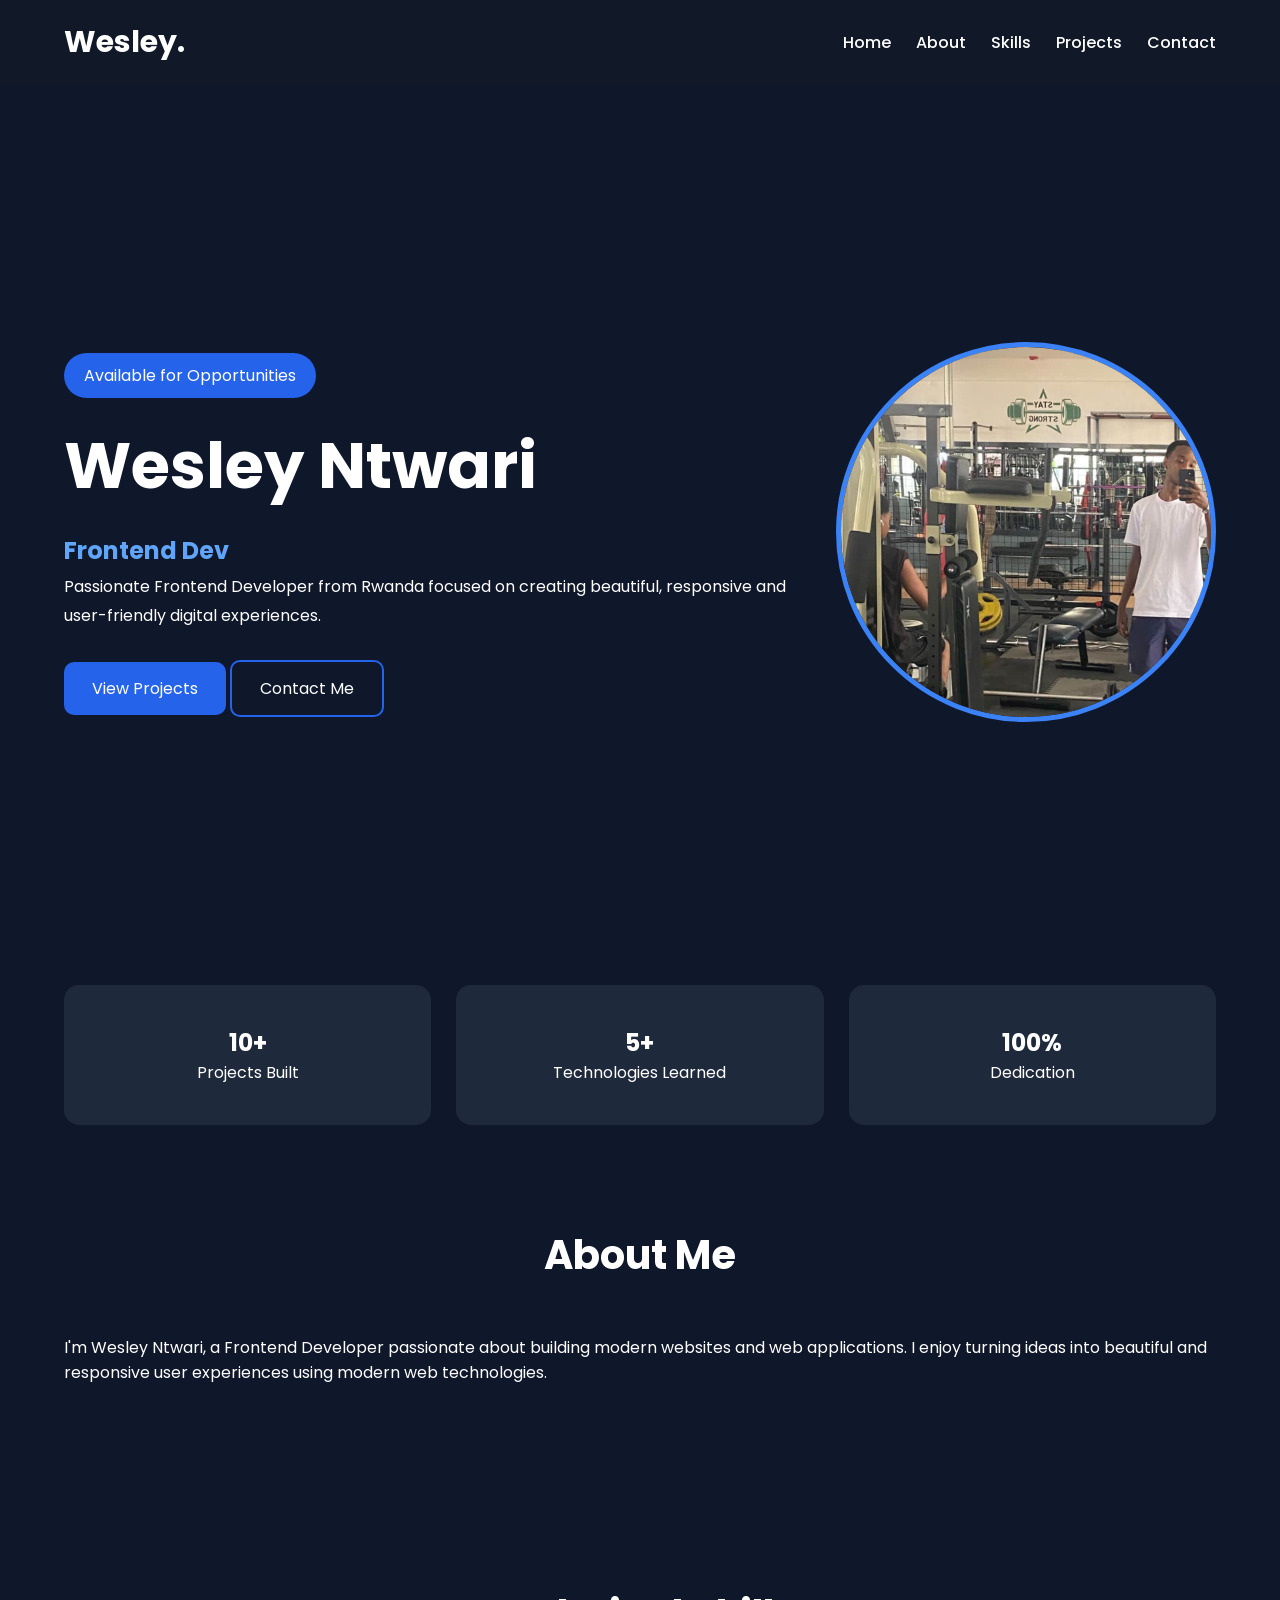
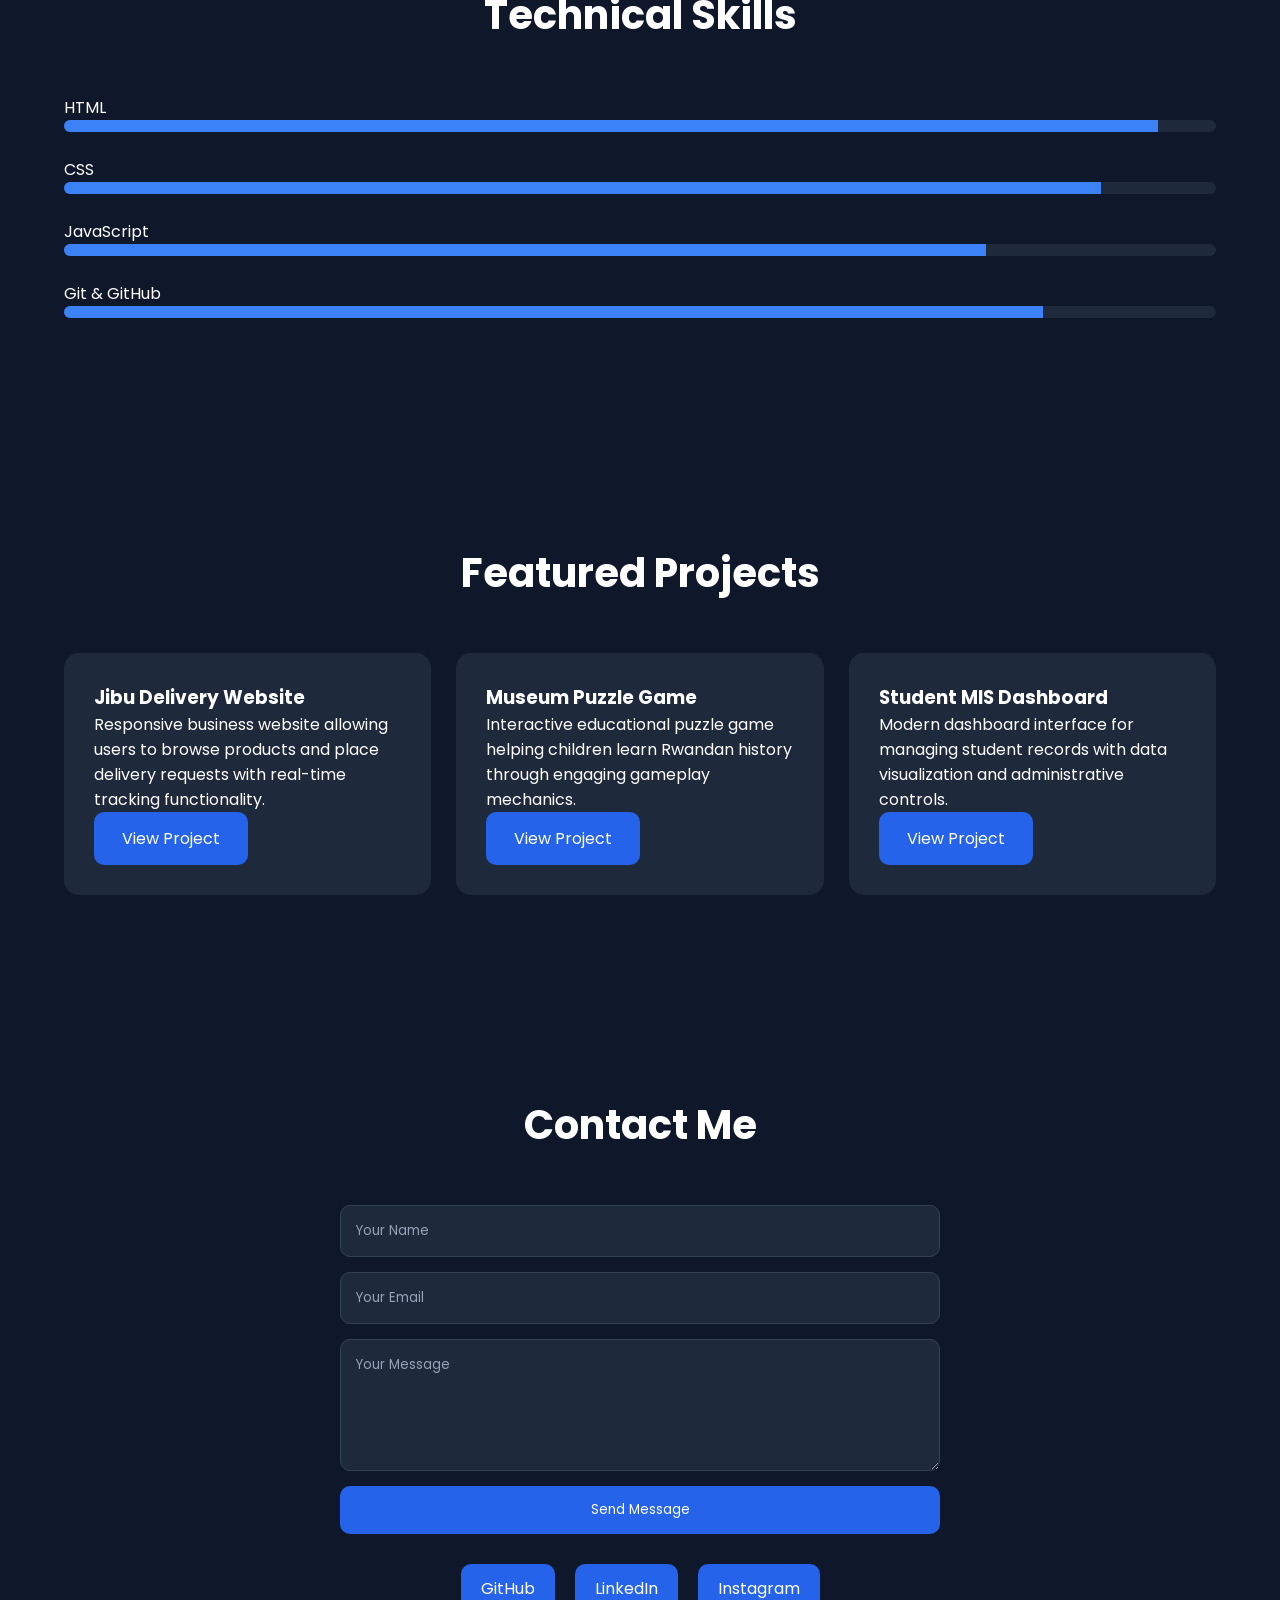
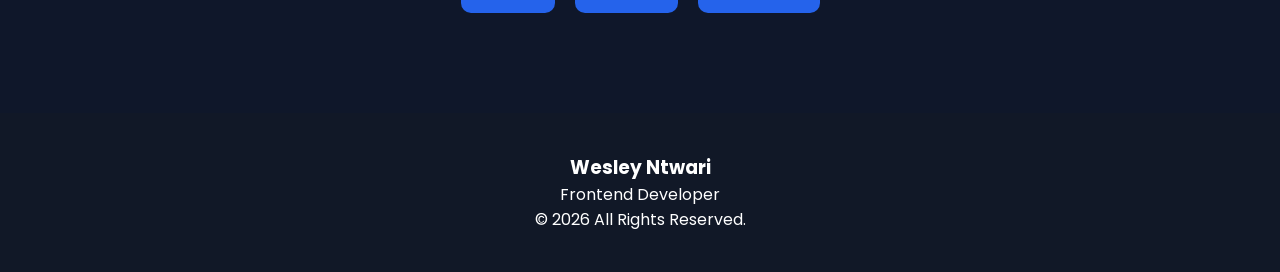
<file: index.html>
<!DOCTYPE html>
<html lang="en">
<head>
<meta charset="UTF-8">
<meta name="viewport" content="width=device-width, initial-scale=1.0">
<meta name="description" content="Wesley Ntwari - Frontend Developer specializing in responsive web design and modern JavaScript applications. View portfolio of projects and technical skills.">

<title>Wesley Ntwari | Frontend Developer</title>

<link rel="preconnect" href="https://fonts.googleapis.com">
<link rel="preconnect" href="https://fonts.gstatic.com" crossorigin>

<link href="https://fonts.googleapis.com/css2?family=Poppins:wght@300;400;500;600;700;800&display=swap" rel="stylesheet">

<link rel="stylesheet" href="styles.css">
</head>

<body>

<header>
<div class="container nav-container">

<h2 class="logo">Wesley.</h2>

<nav id="nav">
<a href="#home">Home</a>
<a href="#about">About</a>
<a href="#skills">Skills</a>
<a href="#projects">Projects</a>
<a href="#contact">Contact</a>
</nav>

<div class="menu-btn" id="menu-btn">
☰
</div>

</div>
</header>

<section id="home" class="hero">

<div class="container hero-content">

<div class="hero-text">

<span class="badge">
Available for Opportunities
</span>

<h1>
Wesley Ntwari
</h1>

<h2 id="typing"></h2>

<p>
Passionate Frontend Developer from Rwanda focused on creating
beautiful, responsive and user-friendly digital experiences.
</p>

<div class="hero-buttons">
<a href="#projects" class="btn primary-btn">
View Projects
</a>

<a href="#contact" class="btn secondary-btn">
Contact Me
</a>
</div>

</div>

<div class="hero-image">
<img src="Screenshot 2026-04-10 213523.png" alt="Wesley Ntwari - Frontend Developer">
</div>

</div>

</section>

<section class="stats">

<div class="container stats-grid">

<div class="stat-card">
<h2>10+</h2>
<p>Projects Built</p>
</div>

<div class="stat-card">
<h2>5+</h2>
<p>Technologies Learned</p>
</div>

<div class="stat-card">
<h2>100%</h2>
<p>Dedication</p>
</div>

</div>

</section>

<section id="about" class="section">

<div class="container">

<h2 class="section-title">About Me</h2>

<p class="about-text">
I'm Wesley Ntwari, a Frontend Developer passionate about building
modern websites and web applications. I enjoy turning ideas into
beautiful and responsive user experiences using modern web
technologies.
</p>

</div>

</section>

<section id="skills" class="section">

<div class="container">

<h2 class="section-title">Technical Skills</h2>

<div class="skill">
<p>HTML</p>
<div class="bar"><span style="width:95%"></span></div>
</div>

<div class="skill">
<p>CSS</p>
<div class="bar"><span style="width:90%"></span></div>
</div>

<div class="skill">
<p>JavaScript</p>
<div class="bar"><span style="width:80%"></span></div>
</div>

<div class="skill">
<p>Git & GitHub</p>
<div class="bar"><span style="width:85%"></span></div>
</div>

</div>

</section>

<section id="projects" class="section">

<div class="container">

<h2 class="section-title">
Featured Projects
</h2>

<div class="cards">

<div class="card">
<h3>Jibu Delivery Website</h3>
<p>
Responsive business website allowing users to browse products and place delivery requests with real-time tracking functionality.
</p>
<a href="#" class="btn primary-btn">View Project</a>
</div>

<div class="card">
<h3>Museum Puzzle Game</h3>
<p>
Interactive educational puzzle game helping children learn Rwandan history through engaging gameplay mechanics.
</p>
<a href="#" class="btn primary-btn">View Project</a>
</div>

<div class="card">
<h3>Student MIS Dashboard</h3>
<p>
Modern dashboard interface for managing student records with data visualization and administrative controls.
</p>
<a href="#" class="btn primary-btn">View Project</a>
</div>

</div>

</div>

</section>

<section id="contact" class="section">

<div class="container">

<h2 class="section-title">Contact Me</h2>

<form class="contact-form">
<input
type="text"
placeholder="Your Name"
id="name"
name="name"
required
>

<input
type="email"
placeholder="Your Email"
id="email"
name="email"
required
>

<textarea
id="message"
name="message"
rows="5"
placeholder="Your Message"
required></textarea>

<button class="btn primary-btn" type="submit">
Send Message
</button>

</form>

<div class="socials">
<a href="https://github.com/ntwariwesley12-cpu" aria-label="GitHub Profile">
GitHub
</a>

<a href="https://linkedin.com/in/wesleyntwari" aria-label="LinkedIn Profile">
LinkedIn
</a>

<a href="https://instagram.com/wesley_ntwari" aria-label="Instagram Profile">
Instagram
</a>
</div>

</div>

</section>

<footer>

<h3>Wesley Ntwari</h3>

<p>Frontend Developer</p>

<p>© 2026 All Rights Reserved.</p>

</footer>

<script src="script.js"></script>

</body>
</html>
</file>
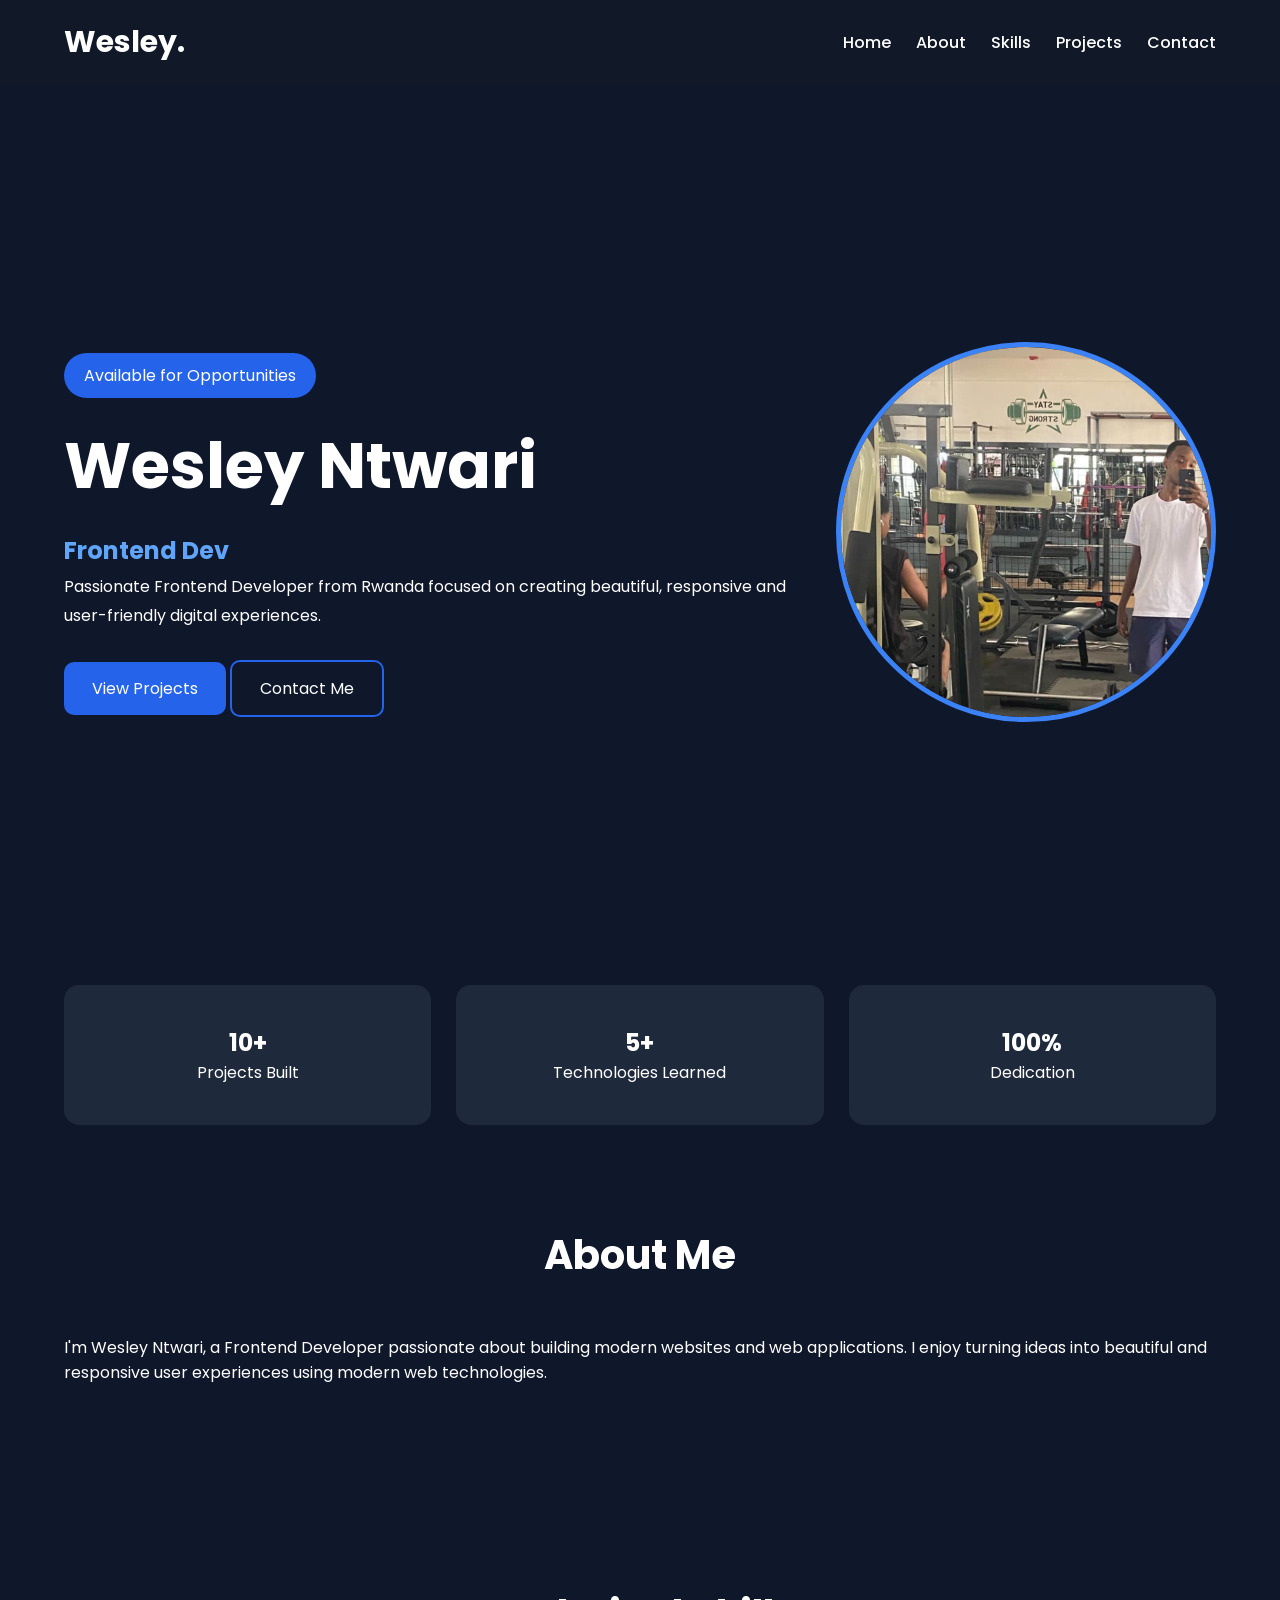
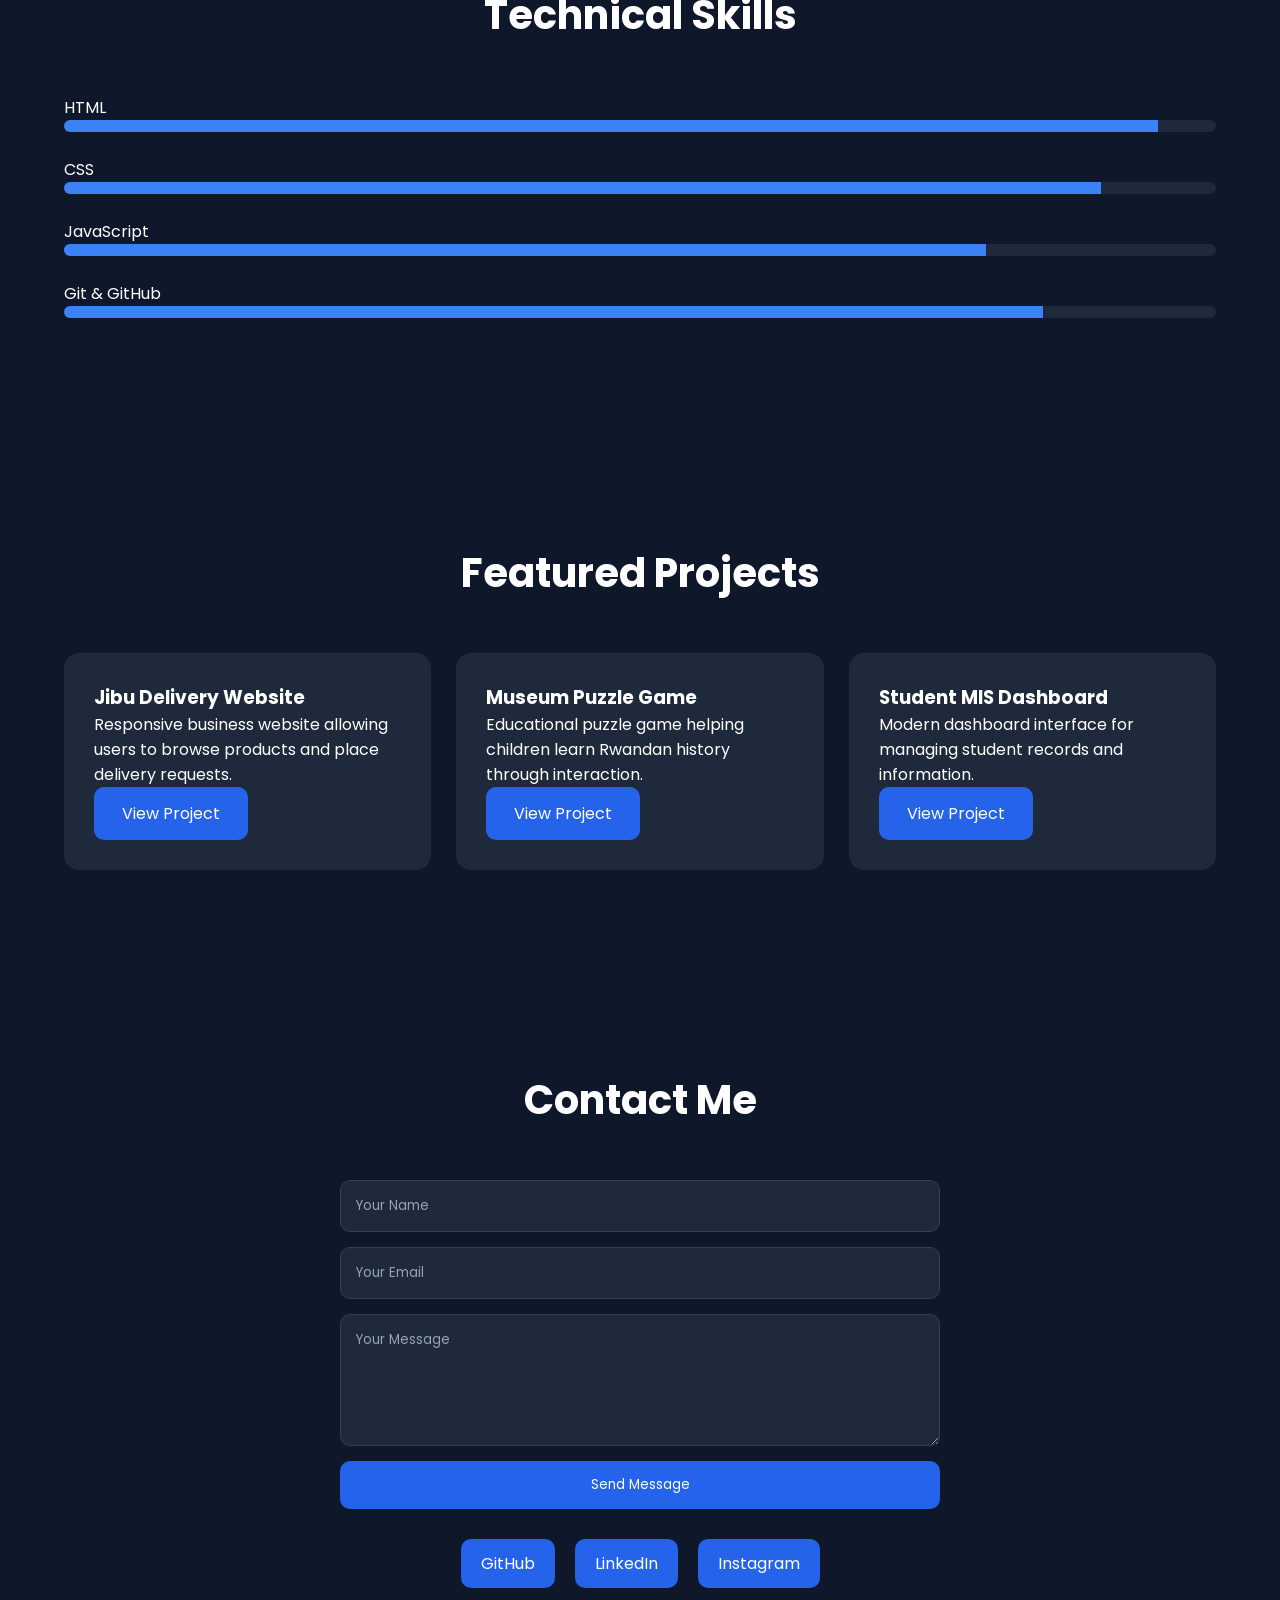
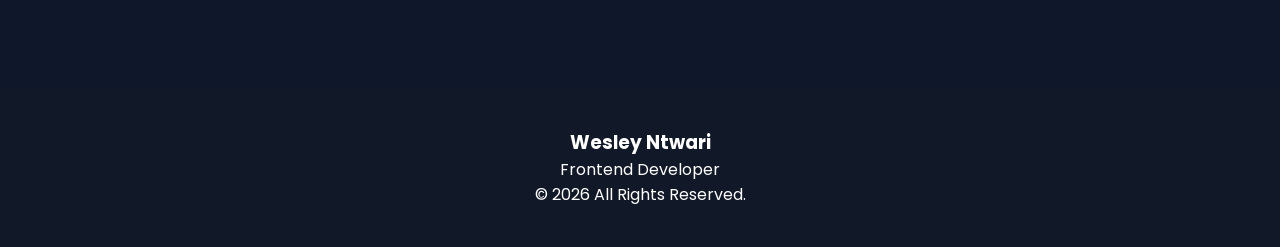
<file: portifolio.html>
<!DOCTYPE html>
<html lang="en">
<head>
<meta charset="UTF-8">
<meta name="viewport" content="width=device-width, initial-scale=1.0">

<title>Wesley Ntwari | Frontend Developer</title>

<link rel="preconnect" href="https://fonts.googleapis.com">
<link rel="preconnect" href="https://fonts.gstatic.com" crossorigin>

<link href="https://fonts.googleapis.com/css2?family=Poppins:wght@300;400;500;600;700;800&display=swap" rel="stylesheet">

<link rel="stylesheet" href="styles.css">
</head>

<body>

<header>
<div class="container nav-container">

<h2 class="logo">Wesley.</h2>

<nav id="nav">
<a href="#home">Home</a>
<a href="#about">About</a>
<a href="#skills">Skills</a>
<a href="#projects">Projects</a>
<a href="#contact">Contact</a>
</nav>

<div class="menu-btn" id="menu-btn">
☰
</div>

</div>
</header>

<section id="home" class="hero">

<div class="container hero-content">

<div class="hero-text">

<span class="badge">
Available for Opportunities
</span>

<h1>
Wesley Ntwari
</h1>

<h2 id="typing"></h2>

<p>
Passionate Frontend Developer from Rwanda focused on creating
beautiful, responsive and user-friendly digital experiences.
</p>

<div class="hero-buttons">
<a href="#projects" class="btn primary-btn">
View Projects
</a>

<a href="#contact" class="btn secondary-btn">
Contact Me
</a>
</div>

</div>

<div class="hero-image">
<img src="Screenshot 2026-04-10 213523.png" alt="Wesley Ntwari">
</div>

</div>

</section>

<section class="stats">

<div class="container stats-grid">

<div class="stat-card">
<h2>10+</h2>
<p>Projects Built</p>
</div>

<div class="stat-card">
<h2>5+</h2>
<p>Technologies Learned</p>
</div>

<div class="stat-card">
<h2>100%</h2>
<p>Dedication</p>
</div>

</div>

</section>

<section id="about" class="section">

<div class="container">

<h2 class="section-title">About Me</h2>

<p class="about-text">
I'm Wesley Ntwari, a Frontend Developer passionate about building
modern websites and web applications. I enjoy turning ideas into
beautiful and responsive user experiences using modern web
technologies.
</p>

</div>

</section>

<section id="skills" class="section">

<div class="container">

<h2 class="section-title">Technical Skills</h2>

<div class="skill">
<p>HTML</p>
<div class="bar"><span style="width:95%"></span></div>
</div>

<div class="skill">
<p>CSS</p>
<div class="bar"><span style="width:90%"></span></div>
</div>

<div class="skill">
<p>JavaScript</p>
<div class="bar"><span style="width:80%"></span></div>
</div>

<div class="skill">
<p>Git & GitHub</p>
<div class="bar"><span style="width:85%"></span></div>
</div>

</div>

</section>

<section id="projects" class="section">

<div class="container">

<h2 class="section-title">
Featured Projects
</h2>

<div class="cards">

<div class="card">
<h3>Jibu Delivery Website</h3>
<p>
Responsive business website allowing users to browse
products and place delivery requests.
</p>
<a href="#" class="btn primary-btn">View Project</a>
</div>

<div class="card">
<h3>Museum Puzzle Game</h3>
<p>
Educational puzzle game helping children learn
Rwandan history through interaction.
</p>
<a href="#" class="btn primary-btn">View Project</a>
</div>

<div class="card">
<h3>Student MIS Dashboard</h3>
<p>
Modern dashboard interface for managing student
records and information.
</p>
<a href="#" class="btn primary-btn">View Project</a>
</div>

</div>

</div>

</section>

<section id="contact" class="section">

<div class="container">

<h2 class="section-title">Contact Me</h2>

<form class="contact-form">

<input
type="text"
placeholder="Your Name"
required
>

<input
type="email"
placeholder="Your Email"
required
>

<textarea
rows="5"
placeholder="Your Message"
required>
</textarea>

<button class="btn primary-btn">
Send Message
</button>

</form>

<div class="socials">

<a href="https://github.com/ntwariwesley12-cpu">
GitHub
</a>

<a href="#">
LinkedIn
</a>

<a href="#">
Instagram
</a>

</div>

</div>

</section>

<footer>

<h3>Wesley Ntwari</h3>

<p>Frontend Developer</p>

<p>© 2026 All Rights Reserved.</p>

</footer>

<script src="script.js"></script>

</body>
</html>
</file>
<file: styles.css>
*{
margin:0;
padding:0;
box-sizing:border-box;
font-family:'Poppins',sans-serif;
scroll-behavior:smooth;
}

body{
background:#0f172a;
color:white;
}

.container{
width:90%;
max-width:1200px;
margin:auto;
}

header{
position:sticky;
top:0;
z-index:1000;
background:#111827;
padding:20px 0;
}

.nav-container{
display:flex;
justify-content:space-between;
align-items:center;
}

.logo{
font-size:30px;
font-weight:700;
}

nav{
display:flex;
gap:25px;
}

nav a{
text-decoration:none;
color:white;
font-weight:500;
}

.hero{
min-height:100vh;
display:flex;
align-items:center;
}

.hero-content{
display:flex;
justify-content:space-between;
align-items:center;
gap:50px;
flex-wrap:wrap;
}

.hero-text{
flex:1;
}

.hero-text h1{
font-size:4rem;
margin:20px 0;
}

.hero-text h2{
color:#60a5fa;
height:40px;
}

.hero-text p{
line-height:1.8;
margin-bottom:30px;
}

.badge{
background:#2563eb;
padding:10px 20px;
border-radius:50px;
display:inline-block;
}

.hero-image img{
width:380px;
height:380px;
border-radius:50%;
object-fit:cover;
border:5px solid #3b82f6;
}

.btn{
display:inline-block;
padding:14px 28px;
border-radius:10px;
text-decoration:none;
border:none;
cursor:pointer;
}

.primary-btn{
background:#2563eb;
color:white;
}

.secondary-btn{
border:2px solid #2563eb;
color:white;
}

.section{
padding:100px 0;
}

.section-title{
text-align:center;
margin-bottom:50px;
font-size:2.5rem;
}

.stats-grid{
display:grid;
grid-template-columns:repeat(3,1fr);
gap:25px;
}

.stat-card{
background:#1e293b;
padding:40px;
border-radius:15px;
text-align:center;
}

.skill{
margin-bottom:25px;
}

.bar{
height:12px;
background:#1e293b;
border-radius:20px;
overflow:hidden;
}

.bar span{
display:block;
height:100%;
background:#3b82f6;
}

.cards{
display:grid;
grid-template-columns:repeat(auto-fit,minmax(280px,1fr));
gap:25px;
}

.card{
background:#1e293b;
padding:30px;
border-radius:15px;
transition:.3s;
}

.card:hover{
transform:translateY(-10px);
}

.contact-form{
display:flex;
flex-direction:column;
gap:15px;
max-width:600px;
margin:auto;
}

input,
textarea{
padding:15px;
border:none;
border-radius:10px;
background:#1e293b;
color:white;
border:1px solid #334155;
}

input::placeholder,
textarea::placeholder{
color:#94a3b8;
}

.socials{
display:flex;
justify-content:center;
gap:20px;
margin-top:30px;
}

.socials a{
color:white;
text-decoration:none;
background:#2563eb;
padding:12px 20px;
border-radius:10px;
}

footer{
background:#111827;
padding:40px;
text-align:center;
}

.menu-btn{
display:none;
cursor:pointer;
font-size:30px;
}

@media(max-width:768px){
nav{
display:none;
}

.menu-btn{
display:block;
}

.hero-content{
flex-direction:column-reverse;
text-align:center;
}

.hero-image img{
width:250px;
height:250px;
}

.hero-text h1{
font-size:2.5rem;
}

.stats-grid{
grid-template-columns:1fr;
}

}
</file>
